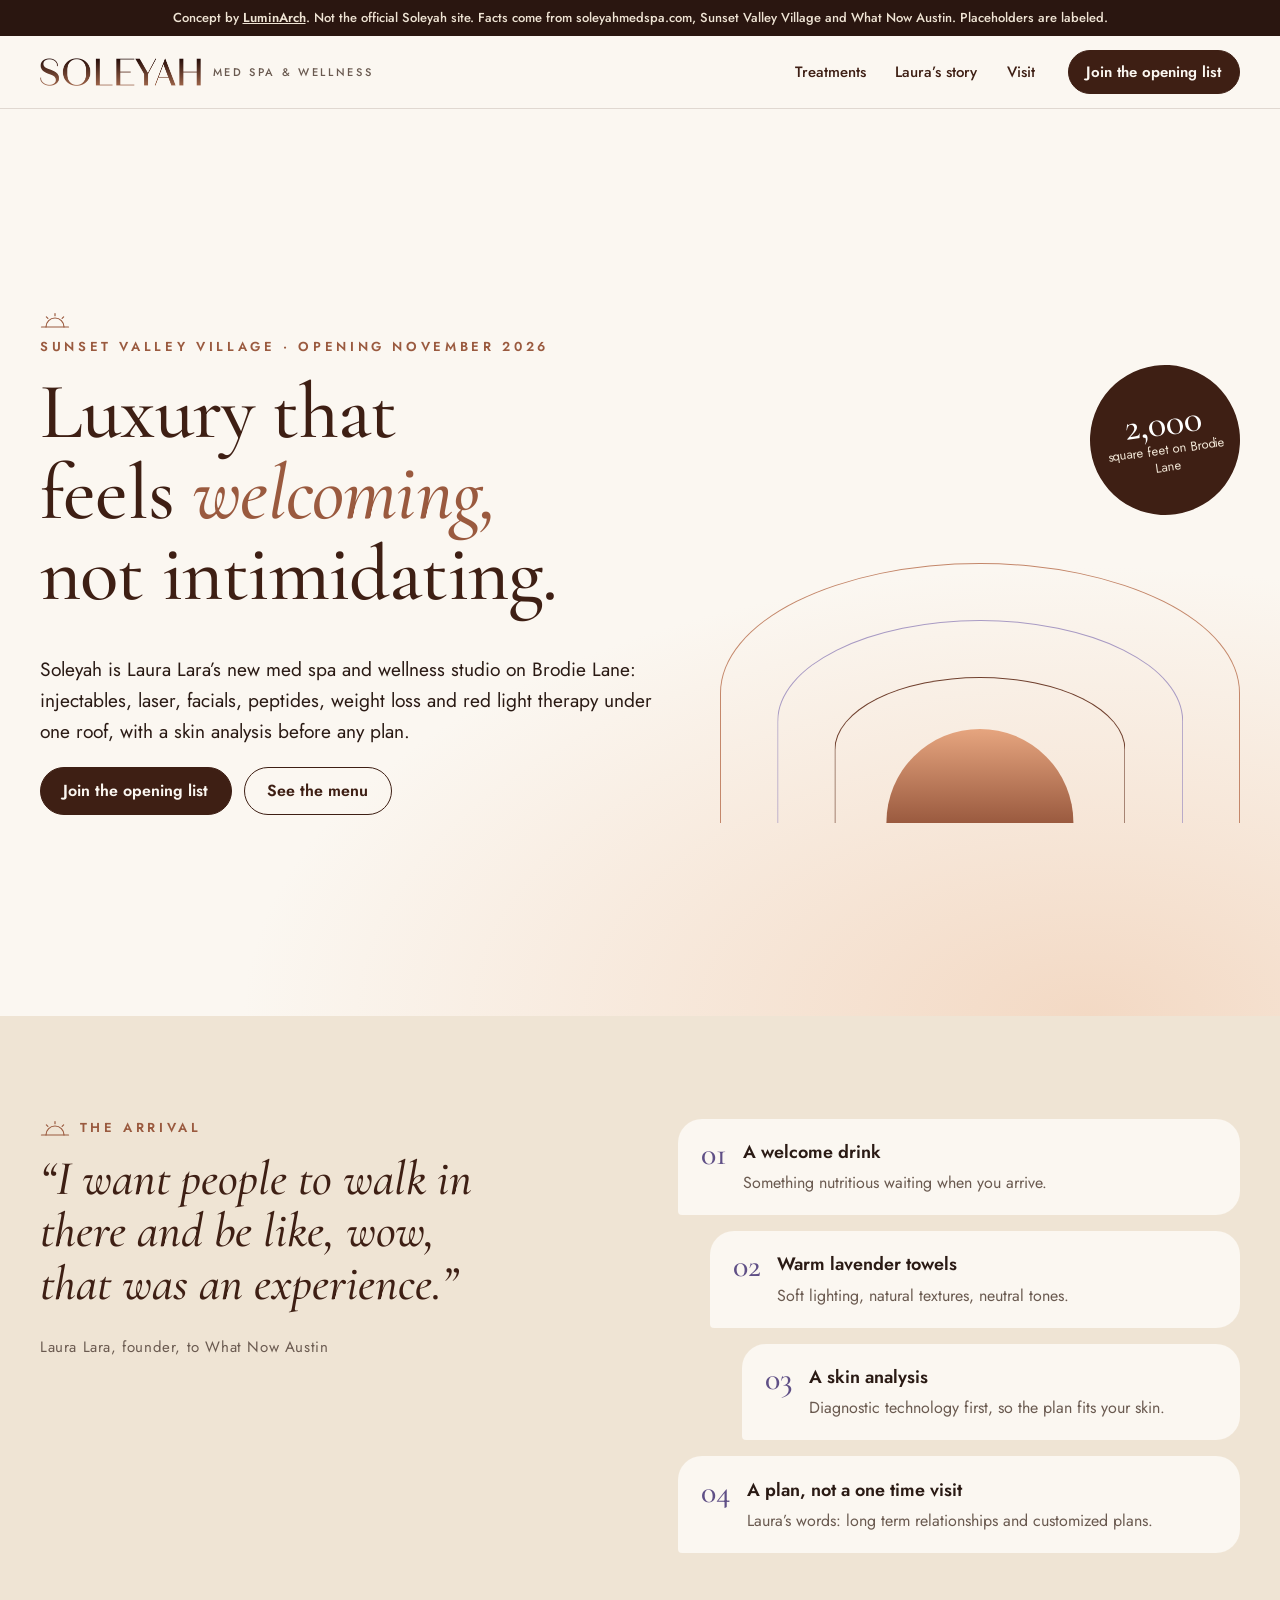
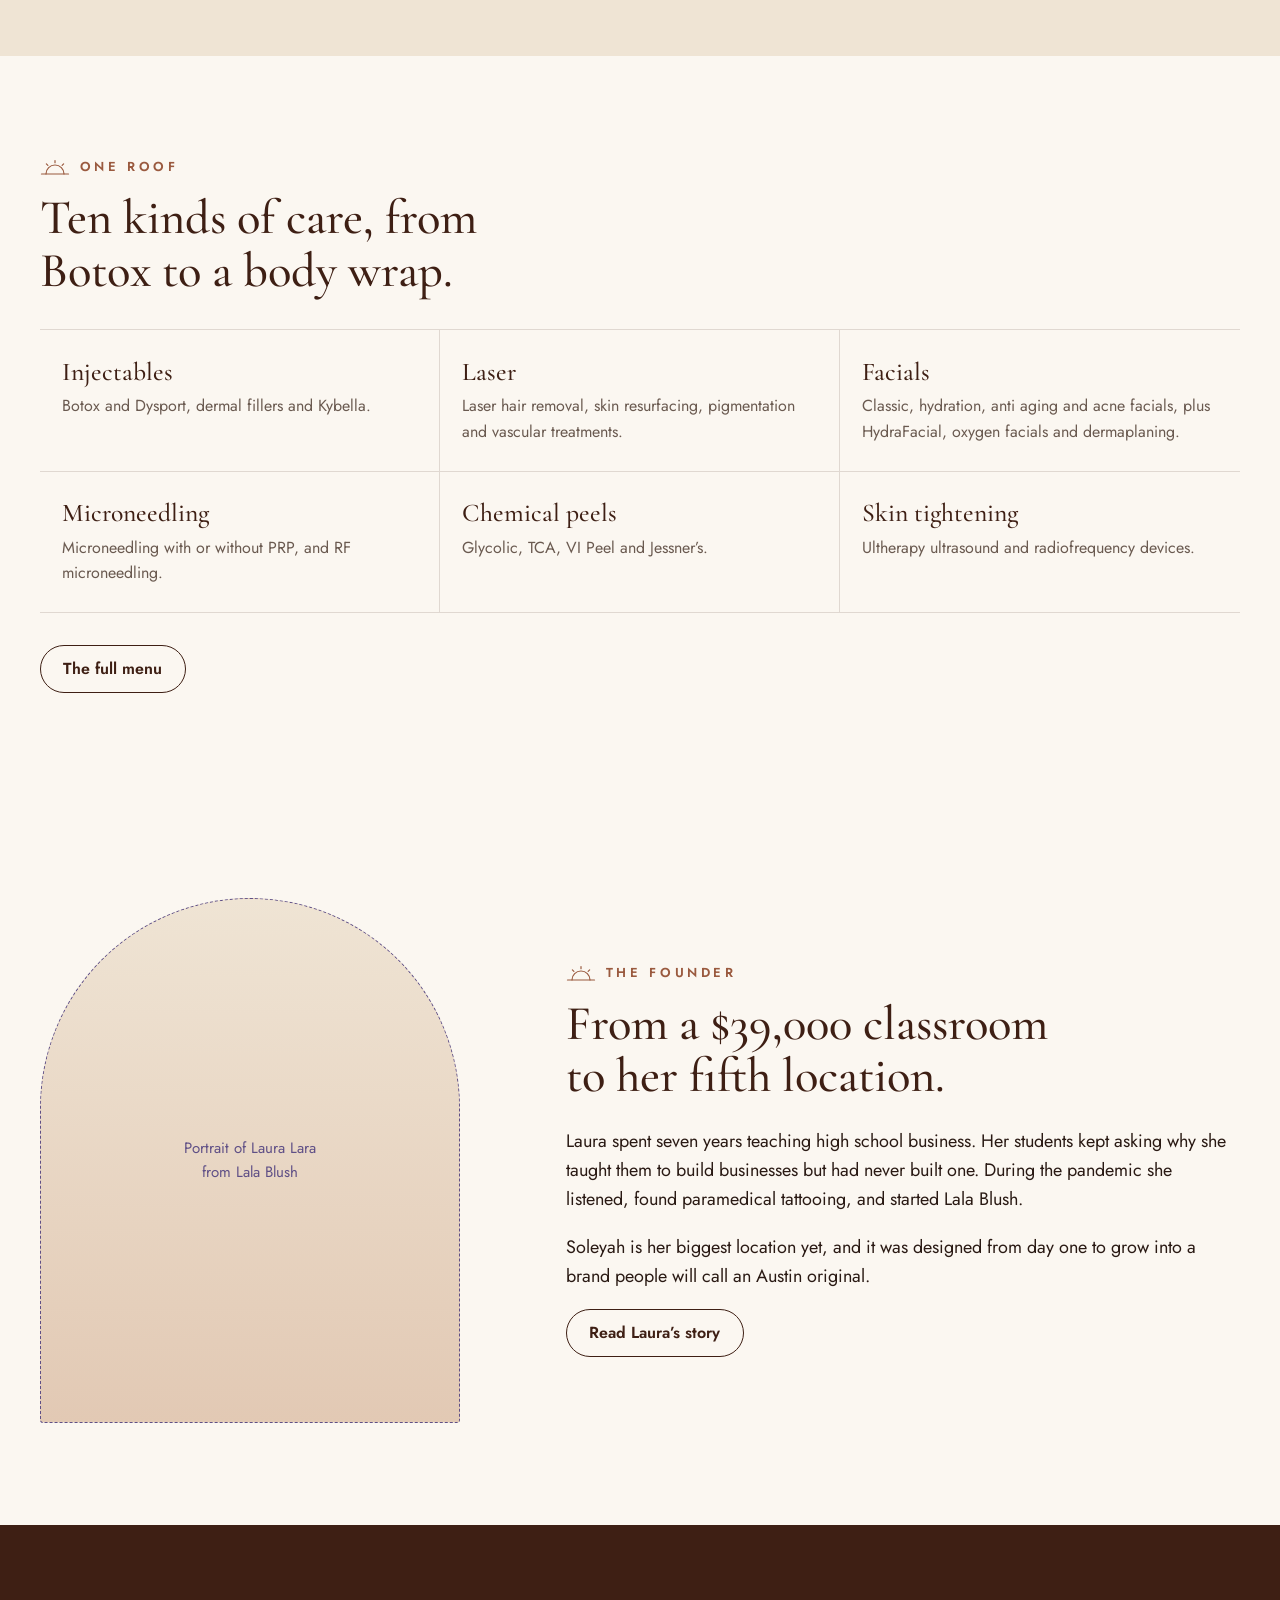
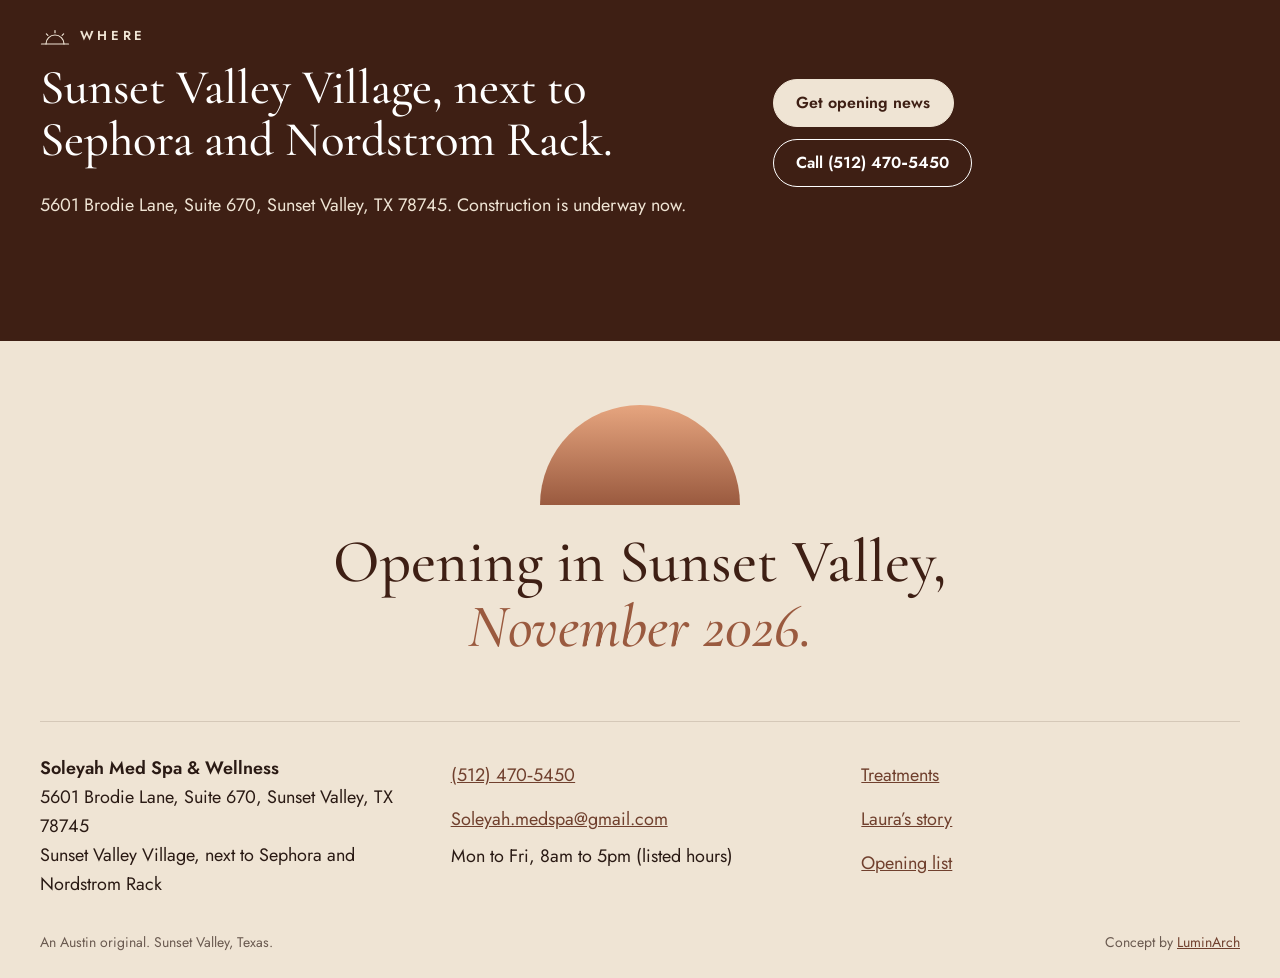
<file: index.html>
<!doctype html><html lang="en" class="no-js"><head><meta charset="utf-8"><meta name="viewport" content="width=device-width,initial-scale=1">
<title>Soleyah Med Spa and Wellness | Opening in Sunset Valley, TX</title><meta name="description" content="Laura Lara is opening Soleyah, a med spa and wellness studio at Sunset Valley Village in Austin, targeted for November 2026. Join the opening list today."><link rel="canonical" href="https://soleyah-med-spa-demo.vercel.app/">
<meta property="og:type" content="website"><meta property="og:site_name" content="Soleyah Med Spa & Wellness (concept)"><meta property="og:title" content="Soleyah Med Spa and Wellness | Opening in Sunset Valley, TX"><meta property="og:description" content="Laura Lara is opening Soleyah, a med spa and wellness studio at Sunset Valley Village in Austin, targeted for November 2026. Join the opening list today."><meta property="og:url" content="https://soleyah-med-spa-demo.vercel.app/"><meta property="og:image" content="https://soleyah-med-spa-demo.vercel.app/og.png">
<meta name="twitter:card" content="summary_large_image"><meta name="twitter:title" content="Soleyah Med Spa and Wellness | Opening in Sunset Valley, TX"><meta name="twitter:description" content="Laura Lara is opening Soleyah, a med spa and wellness studio at Sunset Valley Village in Austin, targeted for November 2026. Join the opening list today."><meta name="twitter:image" content="https://soleyah-med-spa-demo.vercel.app/og.png">
<meta name="robots" content="noindex, nofollow"><!-- concept demo, not for indexing -->
<meta name="theme-color" content="#3e1f14">
<link rel="preload" as="font" type="font/woff2" href="fonts/cormorant-garamond-normal-500-latin.woff2" crossorigin><link rel="preload" as="font" type="font/woff2" href="fonts/jost-normal-400-latin.woff2" crossorigin>
<link rel="stylesheet" href="css/design-system.css"><link rel="stylesheet" href="css/components.css"><link rel="stylesheet" href="css/pages.css">
<link rel="icon" href="data:image/svg+xml,%3Csvg xmlns='http://www.w3.org/2000/svg' viewBox='0 0 32 32'%3E%3Crect width='32' height='32' rx='16' fill='%233e1f14'/%3E%3Cpath d='M7 22a9 9 0 0 1 18 0' stroke='%23efe4d4' stroke-width='2.4' fill='none'/%3E%3C/svg%3E">
<script>document.documentElement.classList.replace('no-js','js-ready')</script><script type="application/ld+json">{"@context": "https://schema.org", "@type": "HealthAndBeautyBusiness", "name": "Soleyah Med Spa & Wellness", "url": "https://soleyah-med-spa-demo.vercel.app/", "telephone": "+1-512-470-5450", "email": "Soleyah.medspa@gmail.com", "founder": {"@type": "Person", "name": "Laura Lara"}, "address": {"@type": "PostalAddress", "streetAddress": "5601 Brodie Lane, Suite 670", "addressLocality": "Sunset Valley", "addressRegion": "TX", "postalCode": "78745", "addressCountry": "US"}, "description": "Med spa and wellness studio opening in Sunset Valley Village, Austin, targeted for November 2026.", "image": "https://soleyah-med-spa-demo.vercel.app/og.png"}</script><script type="application/ld+json">{"@context": "https://schema.org", "@type": "BreadcrumbList", "itemListElement": [{"@type": "ListItem", "position": 1, "name": "Home", "item": "https://soleyah-med-spa-demo.vercel.app/"}]}</script></head><body class="pg-index">
<a class="skip" href="#main">Skip to content</a>
<div class="demo-bar">Concept by <a href="https://luminarch.pro">LuminArch</a>. Not the official Soleyah site. Facts come from soleyahmedspa.com, Sunset Valley Village and What Now Austin. Placeholders are labeled.</div>
<header class="top"><div class="wrap nav"><a class="mark" href="index.html"><img src="img/soleyah-logo-640.png" alt="Soleyah" width="640" height="111" class="logo"><small class="logo-sub">Med Spa &amp; Wellness</small></a>
<button class="menu-btn" aria-expanded="false" aria-controls="menu">Menu</button><ul id="menu"><li><a href="treatments.html">Treatments</a></li><li><a href="laura.html">Laura&rsquo;s story</a></li><li><a href="visit.html">Visit</a></li></ul><a class="btn" href="visit.html#list">Join the opening list</a></div></header><main id="main">
<section class="hero"><div class="wrap hero-grid">
 <div class="hero-copy rv"><p class="kicker"><svg class="sun" viewBox="0 0 40 22" aria-hidden="true"><path d="M2 21h36"/><path d="M8 21a12 12 0 0 1 24 0"/><path d="M20 3v3M8.5 7.5l2 2M31.5 7.5l-2 2"/></svg> Sunset Valley Village &middot; Opening November 2026</p>
 <h1>Luxury that feels <em>welcoming,</em> not intimidating.</h1>
 <p class="lede">Soleyah is Laura Lara&rsquo;s new med spa and wellness studio on Brodie Lane: injectables, laser, facials, peptides, weight loss and red light therapy under one roof, with a skin analysis before any plan.</p>
 <div class="cta"><a class="btn" href="visit.html#list">Join the opening list</a><a class="btn btn--plain" href="treatments.html">See the menu</a></div></div>
 <div class="hero-sun rv" aria-hidden="true"><div class="arc a1"></div><div class="arc a2"></div><div class="arc a3"></div><div class="disc"></div>
  <p class="hero-stamp"><b>2,000</b><span>square feet on Brodie Lane</span></p></div>
</div></section>

<section class="arrival"><div class="wrap ar-grid">
 <div class="rv"><p class="kicker"><svg class="sun" viewBox="0 0 40 22" aria-hidden="true"><path d="M2 21h36"/><path d="M8 21a12 12 0 0 1 24 0"/><path d="M20 3v3M8.5 7.5l2 2M31.5 7.5l-2 2"/></svg> The arrival</p><h2>“I want people to walk in there and be like, wow, that was an experience.”</h2><p class="cite">Laura Lara, founder, to What Now Austin</p></div>
 <ol class="ritual"><li class="rv"><span class="n">01</span><b>A welcome drink</b><span>Something nutritious waiting when you arrive.</span></li><li class="rv"><span class="n">02</span><b>Warm lavender towels</b><span>Soft lighting, natural textures, neutral tones.</span></li><li class="rv"><span class="n">03</span><b>A skin analysis</b><span>Diagnostic technology first, so the plan fits your skin.</span></li><li class="rv"><span class="n">04</span><b>A plan, not a one time visit</b><span>Laura&rsquo;s words: long term relationships and customized plans.</span></li></ol>
</div></section>

<section class="menu-teaser"><div class="wrap">
 <div class="mt-head rv"><p class="kicker"><svg class="sun" viewBox="0 0 40 22" aria-hidden="true"><path d="M2 21h36"/><path d="M8 21a12 12 0 0 1 24 0"/><path d="M20 3v3M8.5 7.5l2 2M31.5 7.5l-2 2"/></svg> One roof</p><h2>Ten kinds of care, from Botox to a body wrap.</h2></div>
 <ul class="mt-list"><li class="rv"><a href="treatments.html#injectables"><b>Injectables</b><span>Botox and Dysport, dermal fillers and Kybella.</span></a></li><li class="rv"><a href="treatments.html#laser"><b>Laser</b><span>Laser hair removal, skin resurfacing, pigmentation and vascular treatments.</span></a></li><li class="rv"><a href="treatments.html#facials"><b>Facials</b><span>Classic, hydration, anti aging and acne facials, plus HydraFacial, oxygen facials and dermaplaning.</span></a></li><li class="rv"><a href="treatments.html#microneedling"><b>Microneedling</b><span>Microneedling with or without PRP, and RF microneedling.</span></a></li><li class="rv"><a href="treatments.html#chemical-peels"><b>Chemical peels</b><span>Glycolic, TCA, VI Peel and Jessner&rsquo;s.</span></a></li><li class="rv"><a href="treatments.html#skin-tightening"><b>Skin tightening</b><span>Ultherapy ultrasound and radiofrequency devices.</span></a></li></ul>
 <a class="btn btn--plain" href="treatments.html">The full menu</a>
</div></section>

<section class="founder"><div class="wrap fd-grid">
 <div class="fd-card rv"><div class="ph-portrait" role="img" aria-label="Placeholder for a portrait of Laura Lara"><span>Portrait of Laura Lara <br>from Lala Blush</span></div></div>
 <div class="rv"><p class="kicker"><svg class="sun" viewBox="0 0 40 22" aria-hidden="true"><path d="M2 21h36"/><path d="M8 21a12 12 0 0 1 24 0"/><path d="M20 3v3M8.5 7.5l2 2M31.5 7.5l-2 2"/></svg> The founder</p><h2>From a $39,000 classroom to her fifth location.</h2>
 <p>Laura spent seven years teaching high school business. Her students kept asking why she taught them to build businesses but had never built one. During the pandemic she listened, found paramedical tattooing, and started Lala Blush.</p>
 <p>Soleyah is her biggest location yet, and it was designed from day one to grow into a brand people will call an Austin original.</p>
 <a class="btn btn--plain" href="laura.html">Read Laura&rsquo;s story</a></div>
</div></section>

<section class="where"><div class="wrap wh-grid rv">
 <div><p class="kicker" style="color:var(--sand)"><svg class="sun" viewBox="0 0 40 22" aria-hidden="true"><path d="M2 21h36"/><path d="M8 21a12 12 0 0 1 24 0"/><path d="M20 3v3M8.5 7.5l2 2M31.5 7.5l-2 2"/></svg> Where</p><h2>Sunset Valley Village, next to Sephora and Nordstrom Rack.</h2><p>5601 Brodie Lane, Suite 670, Sunset Valley, TX 78745. Construction is underway now.</p></div>
 <div class="wh-cta"><a class="btn light" href="visit.html#list">Get opening news</a><a class="btn btn--plain light" href="tel:+15124705450">Call (512) 470&#8209;5450</a></div>
</div></section></main><footer class="foot"><div class="wrap">
<div class="foot-sun" aria-hidden="true"></div>
<p class="foot-big">Opening in Sunset Valley,<br><em>November 2026.</em></p>
<div class="foot-grid"><address><b>Soleyah Med Spa &amp; Wellness</b><br>5601 Brodie Lane, Suite 670, Sunset Valley, TX 78745<br>Sunset Valley Village, next to Sephora and Nordstrom Rack</address>
<p><a href="tel:+15124705450">(512) 470&#8209;5450</a><br><a href="mailto:Soleyah.medspa@gmail.com">Soleyah.medspa@gmail.com</a><br>Mon to Fri, 8am to 5pm (listed hours)</p>
<ul><li><a href="treatments.html">Treatments</a></li><li><a href="laura.html">Laura&rsquo;s story</a></li><li><a href="visit.html#list">Opening list</a></li></ul></div>
<div class="foot-row"><span>An Austin original. Sunset Valley, Texas.</span><span>Concept by <a href="https://luminarch.pro">LuminArch</a></span></div></div></footer><script src="js/main.js" defer></script></body></html>
</file>
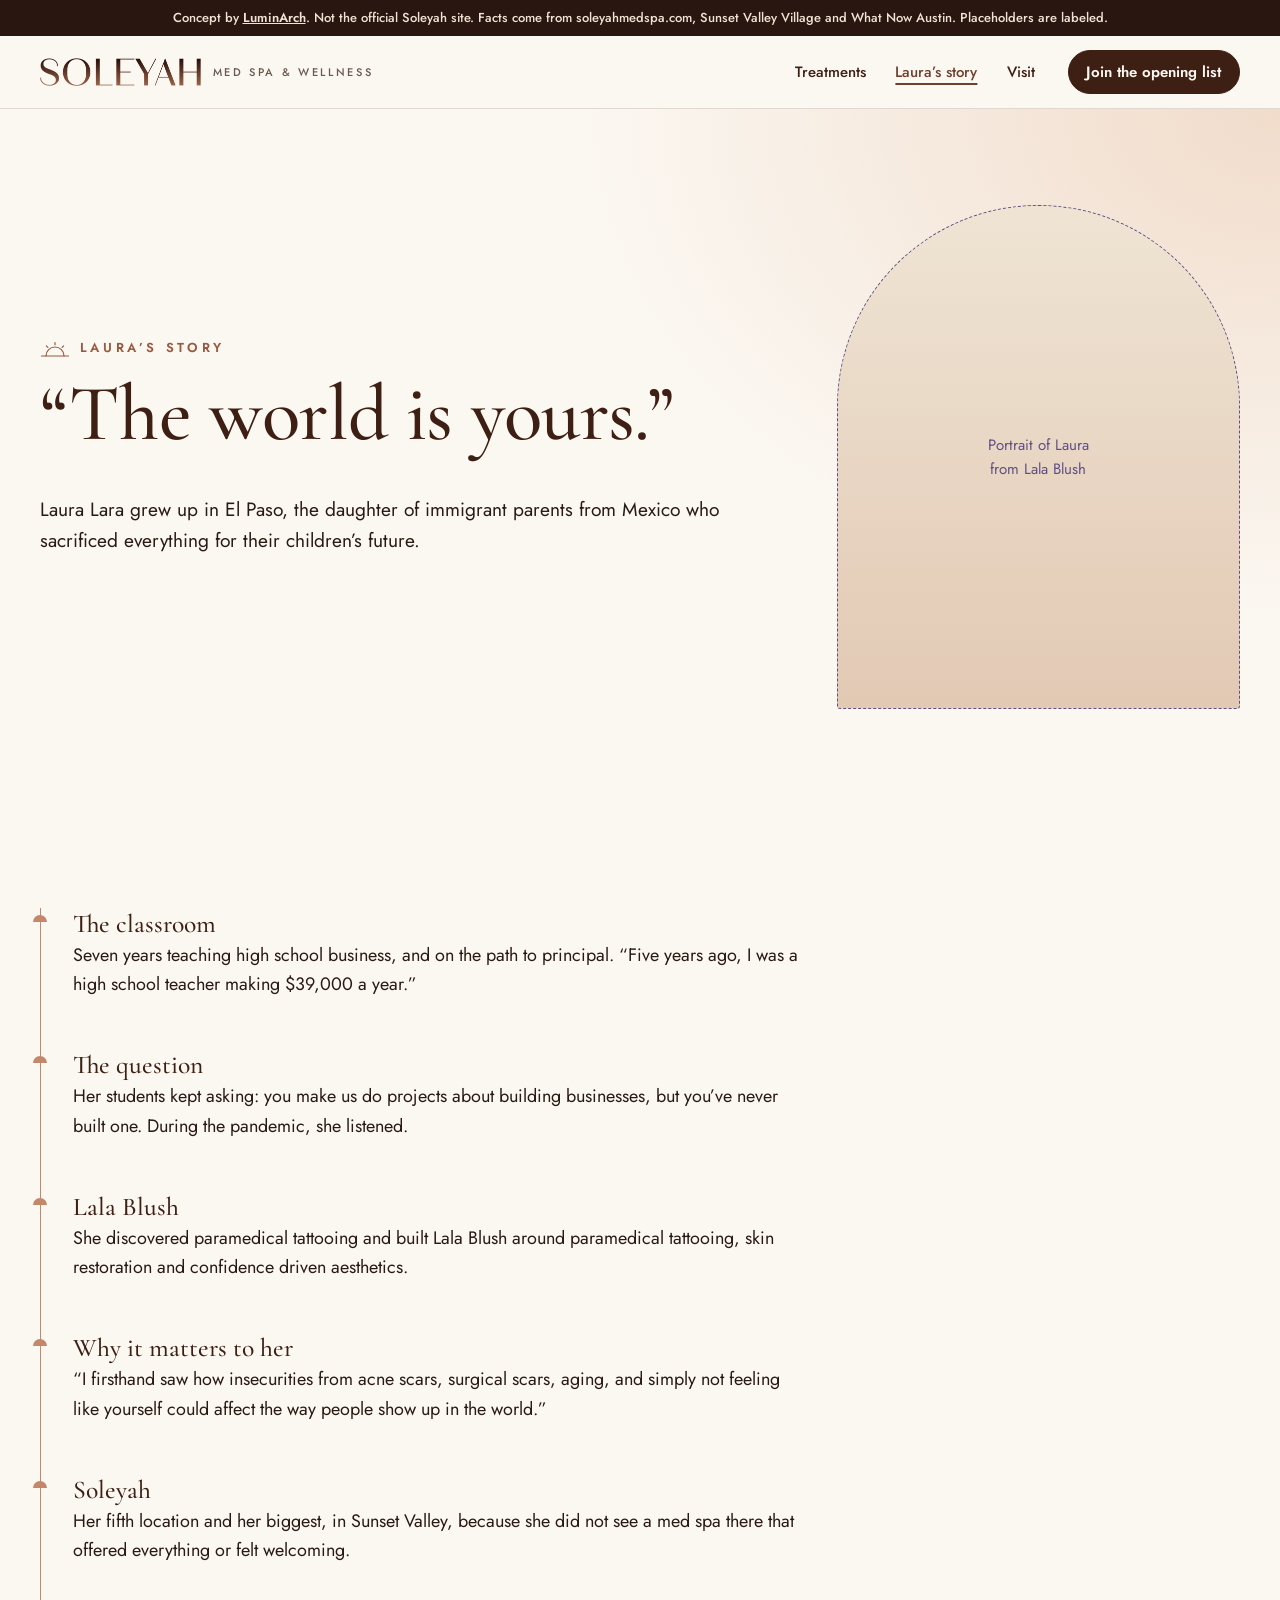
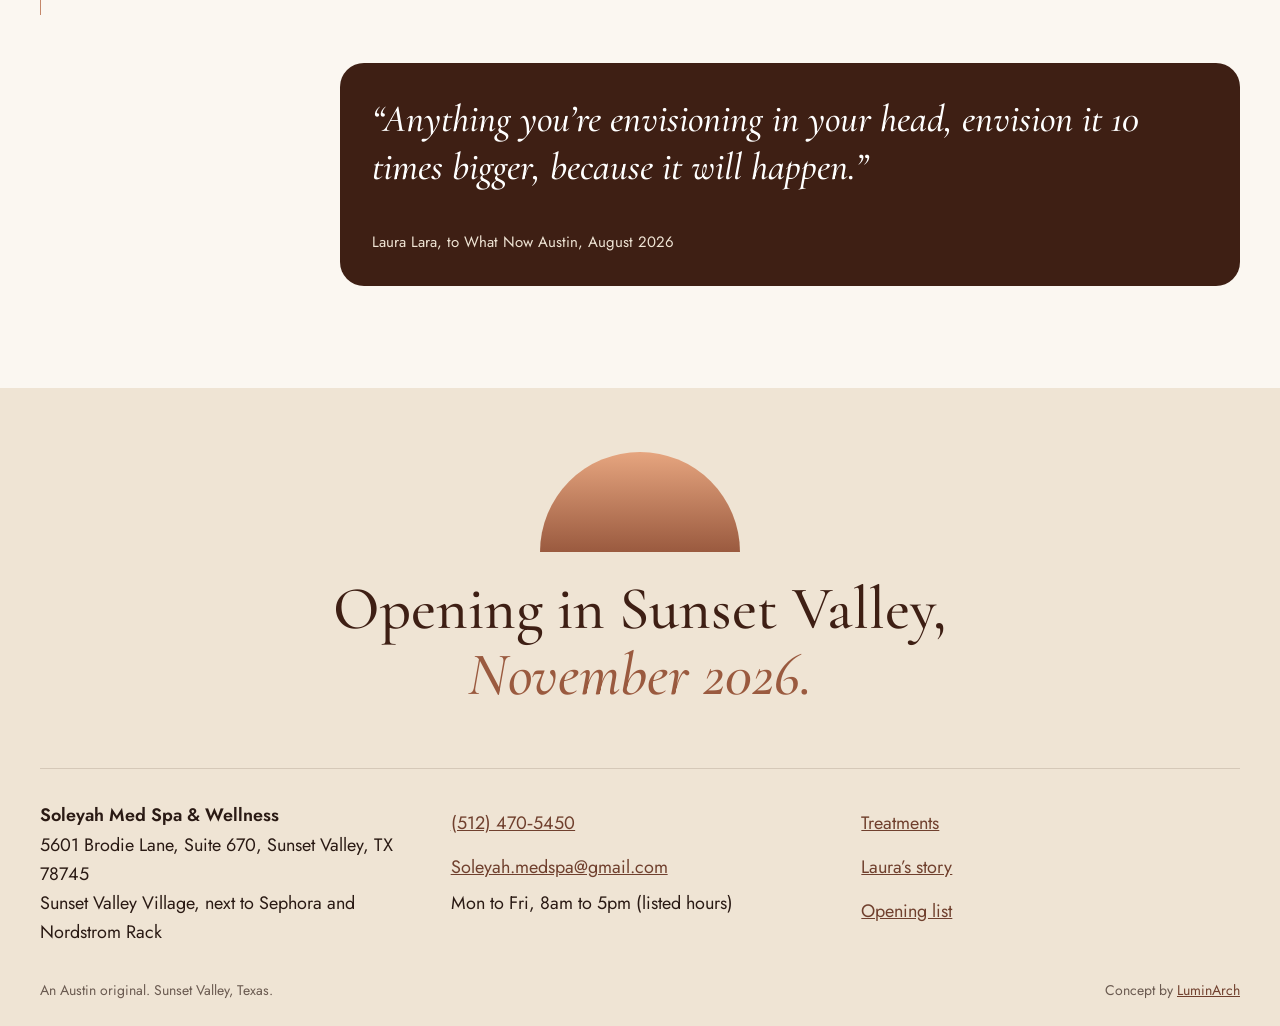
<file: laura.html>
<!doctype html><html lang="en" class="no-js"><head><meta charset="utf-8"><meta name="viewport" content="width=device-width,initial-scale=1">
<title>Meet Laura Lara, Founder of Soleyah Med Spa | Sunset Valley</title><meta name="description" content="Former high school teacher, Lala Blush founder and now the woman behind Soleyah in Sunset Valley. Read how Laura Lara went from teaching to her fifth location."><link rel="canonical" href="https://soleyah-med-spa-demo.vercel.app/laura.html">
<meta property="og:type" content="website"><meta property="og:site_name" content="Soleyah Med Spa & Wellness (concept)"><meta property="og:title" content="Meet Laura Lara, Founder of Soleyah Med Spa | Sunset Valley"><meta property="og:description" content="Former high school teacher, Lala Blush founder and now the woman behind Soleyah in Sunset Valley. Read how Laura Lara went from teaching to her fifth location."><meta property="og:url" content="https://soleyah-med-spa-demo.vercel.app/laura.html"><meta property="og:image" content="https://soleyah-med-spa-demo.vercel.app/og.png">
<meta name="twitter:card" content="summary_large_image"><meta name="twitter:title" content="Meet Laura Lara, Founder of Soleyah Med Spa | Sunset Valley"><meta name="twitter:description" content="Former high school teacher, Lala Blush founder and now the woman behind Soleyah in Sunset Valley. Read how Laura Lara went from teaching to her fifth location."><meta name="twitter:image" content="https://soleyah-med-spa-demo.vercel.app/og.png">
<meta name="robots" content="noindex, nofollow"><!-- concept demo, not for indexing -->
<meta name="theme-color" content="#3e1f14">
<link rel="preload" as="font" type="font/woff2" href="fonts/cormorant-garamond-normal-500-latin.woff2" crossorigin><link rel="preload" as="font" type="font/woff2" href="fonts/jost-normal-400-latin.woff2" crossorigin>
<link rel="stylesheet" href="css/design-system.css"><link rel="stylesheet" href="css/components.css"><link rel="stylesheet" href="css/pages.css">
<link rel="icon" href="data:image/svg+xml,%3Csvg xmlns='http://www.w3.org/2000/svg' viewBox='0 0 32 32'%3E%3Crect width='32' height='32' rx='16' fill='%233e1f14'/%3E%3Cpath d='M7 22a9 9 0 0 1 18 0' stroke='%23efe4d4' stroke-width='2.4' fill='none'/%3E%3C/svg%3E">
<script>document.documentElement.classList.replace('no-js','js-ready')</script><script type="application/ld+json">{"@context": "https://schema.org", "@type": "HealthAndBeautyBusiness", "name": "Soleyah Med Spa & Wellness", "url": "https://soleyah-med-spa-demo.vercel.app/", "telephone": "+1-512-470-5450", "email": "Soleyah.medspa@gmail.com", "founder": {"@type": "Person", "name": "Laura Lara"}, "address": {"@type": "PostalAddress", "streetAddress": "5601 Brodie Lane, Suite 670", "addressLocality": "Sunset Valley", "addressRegion": "TX", "postalCode": "78745", "addressCountry": "US"}, "description": "Med spa and wellness studio opening in Sunset Valley Village, Austin, targeted for November 2026.", "image": "https://soleyah-med-spa-demo.vercel.app/og.png"}</script><script type="application/ld+json">{"@context": "https://schema.org", "@type": "BreadcrumbList", "itemListElement": [{"@type": "ListItem", "position": 1, "name": "Home", "item": "https://soleyah-med-spa-demo.vercel.app/"}, {"@type": "ListItem", "position": 2, "name": "Laura", "item": "https://soleyah-med-spa-demo.vercel.app/laura.html"}]}</script><script type="application/ld+json">{"@context": "https://schema.org", "@type": "Person", "name": "Laura Lara", "jobTitle": "Founder", "worksFor": {"@type": "Organization", "name": "Soleyah Med Spa & Wellness"}}</script></head><body class="pg-laura">
<a class="skip" href="#main">Skip to content</a>
<div class="demo-bar">Concept by <a href="https://luminarch.pro">LuminArch</a>. Not the official Soleyah site. Facts come from soleyahmedspa.com, Sunset Valley Village and What Now Austin. Placeholders are labeled.</div>
<header class="top"><div class="wrap nav"><a class="mark" href="index.html"><img src="img/soleyah-logo-640.png" alt="Soleyah" width="640" height="111" class="logo"><small class="logo-sub">Med Spa &amp; Wellness</small></a>
<button class="menu-btn" aria-expanded="false" aria-controls="menu">Menu</button><ul id="menu"><li><a href="treatments.html">Treatments</a></li><li><a href="laura.html" aria-current="page">Laura&rsquo;s story</a></li><li><a href="visit.html">Visit</a></li></ul><a class="btn" href="visit.html#list">Join the opening list</a></div></header><main id="main">
<section class="page-head story"><div class="wrap st-grid"><div><p class="kicker rv"><svg class="sun" viewBox="0 0 40 22" aria-hidden="true"><path d="M2 21h36"/><path d="M8 21a12 12 0 0 1 24 0"/><path d="M20 3v3M8.5 7.5l2 2M31.5 7.5l-2 2"/></svg> Laura&rsquo;s story</p><h1 class="rv">“The world is yours.”</h1>
<p class="lede rv">Laura Lara grew up in El Paso, the daughter of immigrant parents from Mexico who sacrificed everything for their children&rsquo;s future.</p></div>
<div class="ph-portrait rv" role="img" aria-label="Placeholder for a portrait of Laura Lara"><span>Portrait of Laura <br>from Lala Blush</span></div></div></section>
<section class="timeline"><div class="wrap"><ol class="tl">
<li class="rv"><b>The classroom</b><p>Seven years teaching high school business, and on the path to principal. “Five years ago, I was a high school teacher making $39,000 a year.”</p></li>
<li class="rv"><b>The question</b><p>Her students kept asking: you make us do projects about building businesses, but you&rsquo;ve never built one. During the pandemic, she listened.</p></li>
<li class="rv"><b>Lala Blush</b><p>She discovered paramedical tattooing and built Lala Blush around paramedical tattooing, skin restoration and confidence driven aesthetics.</p></li>
<li class="rv"><b>Why it matters to her</b><p>“I firsthand saw how insecurities from acne scars, surgical scars, aging, and simply not feeling like yourself could affect the way people show up in the world.”</p></li>
<li class="rv"><b>Soleyah</b><p>Her fifth location and her biggest, in Sunset Valley, because she did not see a med spa there that offered everything or felt welcoming.</p></li></ol>
<blockquote class="pull rv"><p>“Anything you&rsquo;re envisioning in your head, envision it 10 times bigger, because it will happen.”</p><footer>Laura Lara, to What Now Austin, August 2026</footer></blockquote></div></section></main><footer class="foot"><div class="wrap">
<div class="foot-sun" aria-hidden="true"></div>
<p class="foot-big">Opening in Sunset Valley,<br><em>November 2026.</em></p>
<div class="foot-grid"><address><b>Soleyah Med Spa &amp; Wellness</b><br>5601 Brodie Lane, Suite 670, Sunset Valley, TX 78745<br>Sunset Valley Village, next to Sephora and Nordstrom Rack</address>
<p><a href="tel:+15124705450">(512) 470&#8209;5450</a><br><a href="mailto:Soleyah.medspa@gmail.com">Soleyah.medspa@gmail.com</a><br>Mon to Fri, 8am to 5pm (listed hours)</p>
<ul><li><a href="treatments.html">Treatments</a></li><li><a href="laura.html">Laura&rsquo;s story</a></li><li><a href="visit.html#list">Opening list</a></li></ul></div>
<div class="foot-row"><span>An Austin original. Sunset Valley, Texas.</span><span>Concept by <a href="https://luminarch.pro">LuminArch</a></span></div></div></footer><script src="js/main.js" defer></script></body></html>
</file>
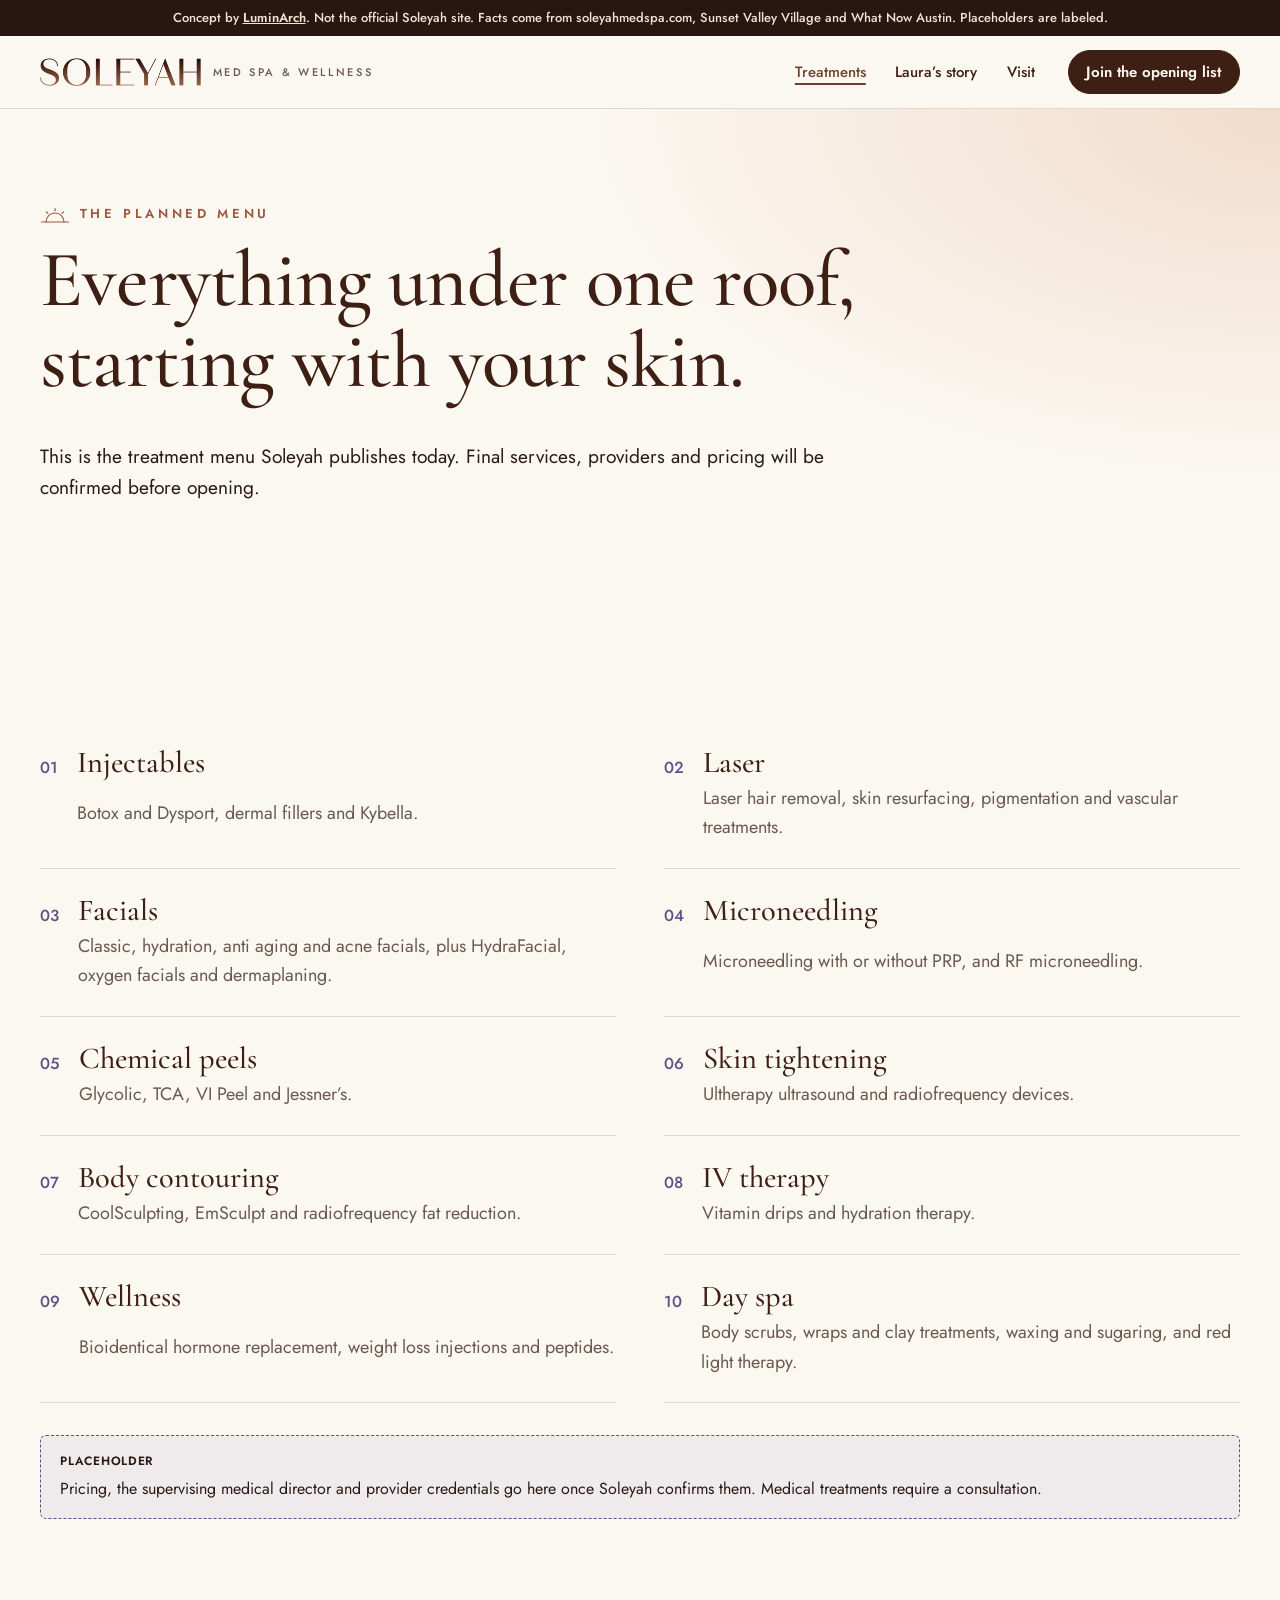
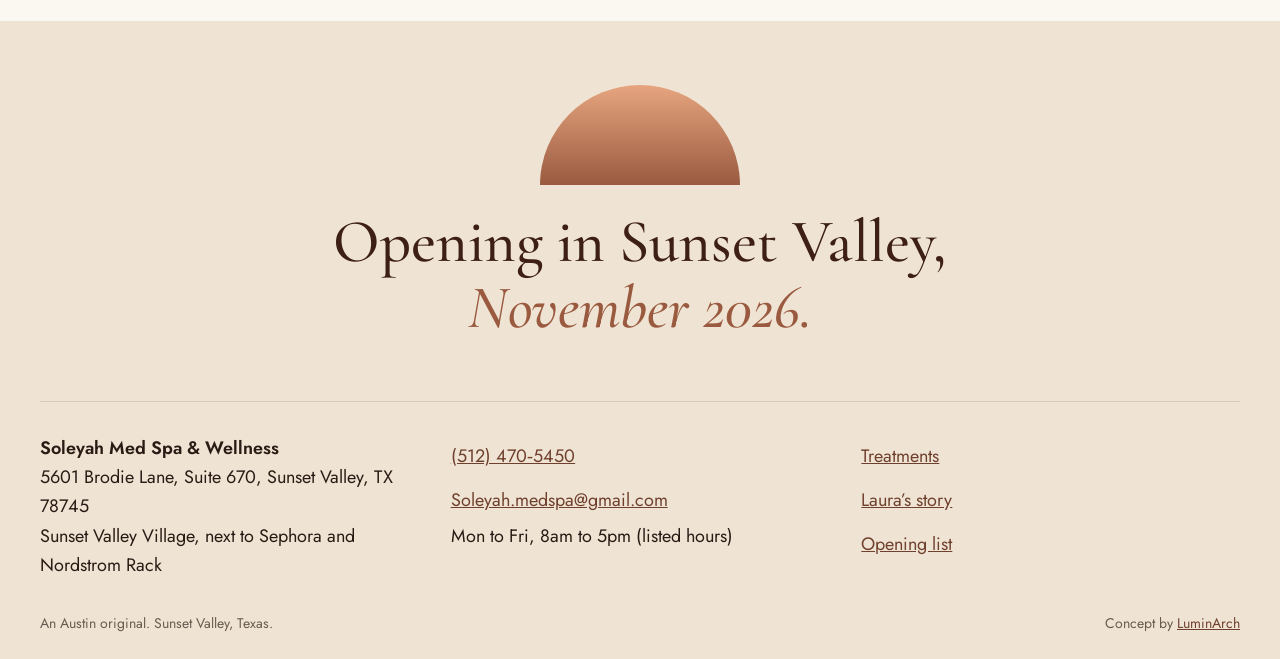
<file: treatments.html>
<!doctype html><html lang="en" class="no-js"><head><meta charset="utf-8"><meta name="viewport" content="width=device-width,initial-scale=1">
<title>Med Spa Treatments Coming to Sunset Valley | Soleyah Austin</title><meta name="description" content="Injectables, laser, facials, microneedling, peels, skin tightening, body contouring, IV therapy and wellness at Soleyah. See the planned menu and join the list."><link rel="canonical" href="https://soleyah-med-spa-demo.vercel.app/treatments.html">
<meta property="og:type" content="website"><meta property="og:site_name" content="Soleyah Med Spa & Wellness (concept)"><meta property="og:title" content="Med Spa Treatments Coming to Sunset Valley | Soleyah Austin"><meta property="og:description" content="Injectables, laser, facials, microneedling, peels, skin tightening, body contouring, IV therapy and wellness at Soleyah. See the planned menu and join the list."><meta property="og:url" content="https://soleyah-med-spa-demo.vercel.app/treatments.html"><meta property="og:image" content="https://soleyah-med-spa-demo.vercel.app/og.png">
<meta name="twitter:card" content="summary_large_image"><meta name="twitter:title" content="Med Spa Treatments Coming to Sunset Valley | Soleyah Austin"><meta name="twitter:description" content="Injectables, laser, facials, microneedling, peels, skin tightening, body contouring, IV therapy and wellness at Soleyah. See the planned menu and join the list."><meta name="twitter:image" content="https://soleyah-med-spa-demo.vercel.app/og.png">
<meta name="robots" content="noindex, nofollow"><!-- concept demo, not for indexing -->
<meta name="theme-color" content="#3e1f14">
<link rel="preload" as="font" type="font/woff2" href="fonts/cormorant-garamond-normal-500-latin.woff2" crossorigin><link rel="preload" as="font" type="font/woff2" href="fonts/jost-normal-400-latin.woff2" crossorigin>
<link rel="stylesheet" href="css/design-system.css"><link rel="stylesheet" href="css/components.css"><link rel="stylesheet" href="css/pages.css">
<link rel="icon" href="data:image/svg+xml,%3Csvg xmlns='http://www.w3.org/2000/svg' viewBox='0 0 32 32'%3E%3Crect width='32' height='32' rx='16' fill='%233e1f14'/%3E%3Cpath d='M7 22a9 9 0 0 1 18 0' stroke='%23efe4d4' stroke-width='2.4' fill='none'/%3E%3C/svg%3E">
<script>document.documentElement.classList.replace('no-js','js-ready')</script><script type="application/ld+json">{"@context": "https://schema.org", "@type": "HealthAndBeautyBusiness", "name": "Soleyah Med Spa & Wellness", "url": "https://soleyah-med-spa-demo.vercel.app/", "telephone": "+1-512-470-5450", "email": "Soleyah.medspa@gmail.com", "founder": {"@type": "Person", "name": "Laura Lara"}, "address": {"@type": "PostalAddress", "streetAddress": "5601 Brodie Lane, Suite 670", "addressLocality": "Sunset Valley", "addressRegion": "TX", "postalCode": "78745", "addressCountry": "US"}, "description": "Med spa and wellness studio opening in Sunset Valley Village, Austin, targeted for November 2026.", "image": "https://soleyah-med-spa-demo.vercel.app/og.png"}</script><script type="application/ld+json">{"@context": "https://schema.org", "@type": "BreadcrumbList", "itemListElement": [{"@type": "ListItem", "position": 1, "name": "Home", "item": "https://soleyah-med-spa-demo.vercel.app/"}, {"@type": "ListItem", "position": 2, "name": "Treatments", "item": "https://soleyah-med-spa-demo.vercel.app/treatments.html"}]}</script></head><body class="pg-treatments">
<a class="skip" href="#main">Skip to content</a>
<div class="demo-bar">Concept by <a href="https://luminarch.pro">LuminArch</a>. Not the official Soleyah site. Facts come from soleyahmedspa.com, Sunset Valley Village and What Now Austin. Placeholders are labeled.</div>
<header class="top"><div class="wrap nav"><a class="mark" href="index.html"><img src="img/soleyah-logo-640.png" alt="Soleyah" width="640" height="111" class="logo"><small class="logo-sub">Med Spa &amp; Wellness</small></a>
<button class="menu-btn" aria-expanded="false" aria-controls="menu">Menu</button><ul id="menu"><li><a href="treatments.html" aria-current="page">Treatments</a></li><li><a href="laura.html">Laura&rsquo;s story</a></li><li><a href="visit.html">Visit</a></li></ul><a class="btn" href="visit.html#list">Join the opening list</a></div></header><main id="main">
<section class="page-head"><div class="wrap"><p class="kicker rv"><svg class="sun" viewBox="0 0 40 22" aria-hidden="true"><path d="M2 21h36"/><path d="M8 21a12 12 0 0 1 24 0"/><path d="M20 3v3M8.5 7.5l2 2M31.5 7.5l-2 2"/></svg> The planned menu</p><h1 class="rv">Everything under one roof, starting with your skin.</h1>
<p class="lede rv">This is the treatment menu Soleyah publishes today. Final services, providers and pricing will be confirmed before opening.</p></div></section>
<section class="menu"><div class="wrap"><article class="mi rv" id="injectables"><span class="mi-n">01</span><h2>Injectables</h2><p>Botox and Dysport, dermal fillers and Kybella.</p></article><article class="mi rv" id="laser"><span class="mi-n">02</span><h2>Laser</h2><p>Laser hair removal, skin resurfacing, pigmentation and vascular treatments.</p></article><article class="mi rv" id="facials"><span class="mi-n">03</span><h2>Facials</h2><p>Classic, hydration, anti aging and acne facials, plus HydraFacial, oxygen facials and dermaplaning.</p></article><article class="mi rv" id="microneedling"><span class="mi-n">04</span><h2>Microneedling</h2><p>Microneedling with or without PRP, and RF microneedling.</p></article><article class="mi rv" id="chemical-peels"><span class="mi-n">05</span><h2>Chemical peels</h2><p>Glycolic, TCA, VI Peel and Jessner&rsquo;s.</p></article><article class="mi rv" id="skin-tightening"><span class="mi-n">06</span><h2>Skin tightening</h2><p>Ultherapy ultrasound and radiofrequency devices.</p></article><article class="mi rv" id="body-contouring"><span class="mi-n">07</span><h2>Body contouring</h2><p>CoolSculpting, EmSculpt and radiofrequency fat reduction.</p></article><article class="mi rv" id="iv-therapy"><span class="mi-n">08</span><h2>IV therapy</h2><p>Vitamin drips and hydration therapy.</p></article><article class="mi rv" id="wellness"><span class="mi-n">09</span><h2>Wellness</h2><p>Bioidentical hormone replacement, weight loss injections and peptides.</p></article><article class="mi rv" id="day-spa"><span class="mi-n">10</span><h2>Day spa</h2><p>Body scrubs, wraps and clay treatments, waxing and sugaring, and red light therapy.</p></article>
<div class="ph rv"><b>Placeholder</b>Pricing, the supervising medical director and provider credentials go here once Soleyah confirms them. Medical treatments require a consultation.</div></div></section></main><footer class="foot"><div class="wrap">
<div class="foot-sun" aria-hidden="true"></div>
<p class="foot-big">Opening in Sunset Valley,<br><em>November 2026.</em></p>
<div class="foot-grid"><address><b>Soleyah Med Spa &amp; Wellness</b><br>5601 Brodie Lane, Suite 670, Sunset Valley, TX 78745<br>Sunset Valley Village, next to Sephora and Nordstrom Rack</address>
<p><a href="tel:+15124705450">(512) 470&#8209;5450</a><br><a href="mailto:Soleyah.medspa@gmail.com">Soleyah.medspa@gmail.com</a><br>Mon to Fri, 8am to 5pm (listed hours)</p>
<ul><li><a href="treatments.html">Treatments</a></li><li><a href="laura.html">Laura&rsquo;s story</a></li><li><a href="visit.html#list">Opening list</a></li></ul></div>
<div class="foot-row"><span>An Austin original. Sunset Valley, Texas.</span><span>Concept by <a href="https://luminarch.pro">LuminArch</a></span></div></div></footer><script src="js/main.js" defer></script></body></html>
</file>
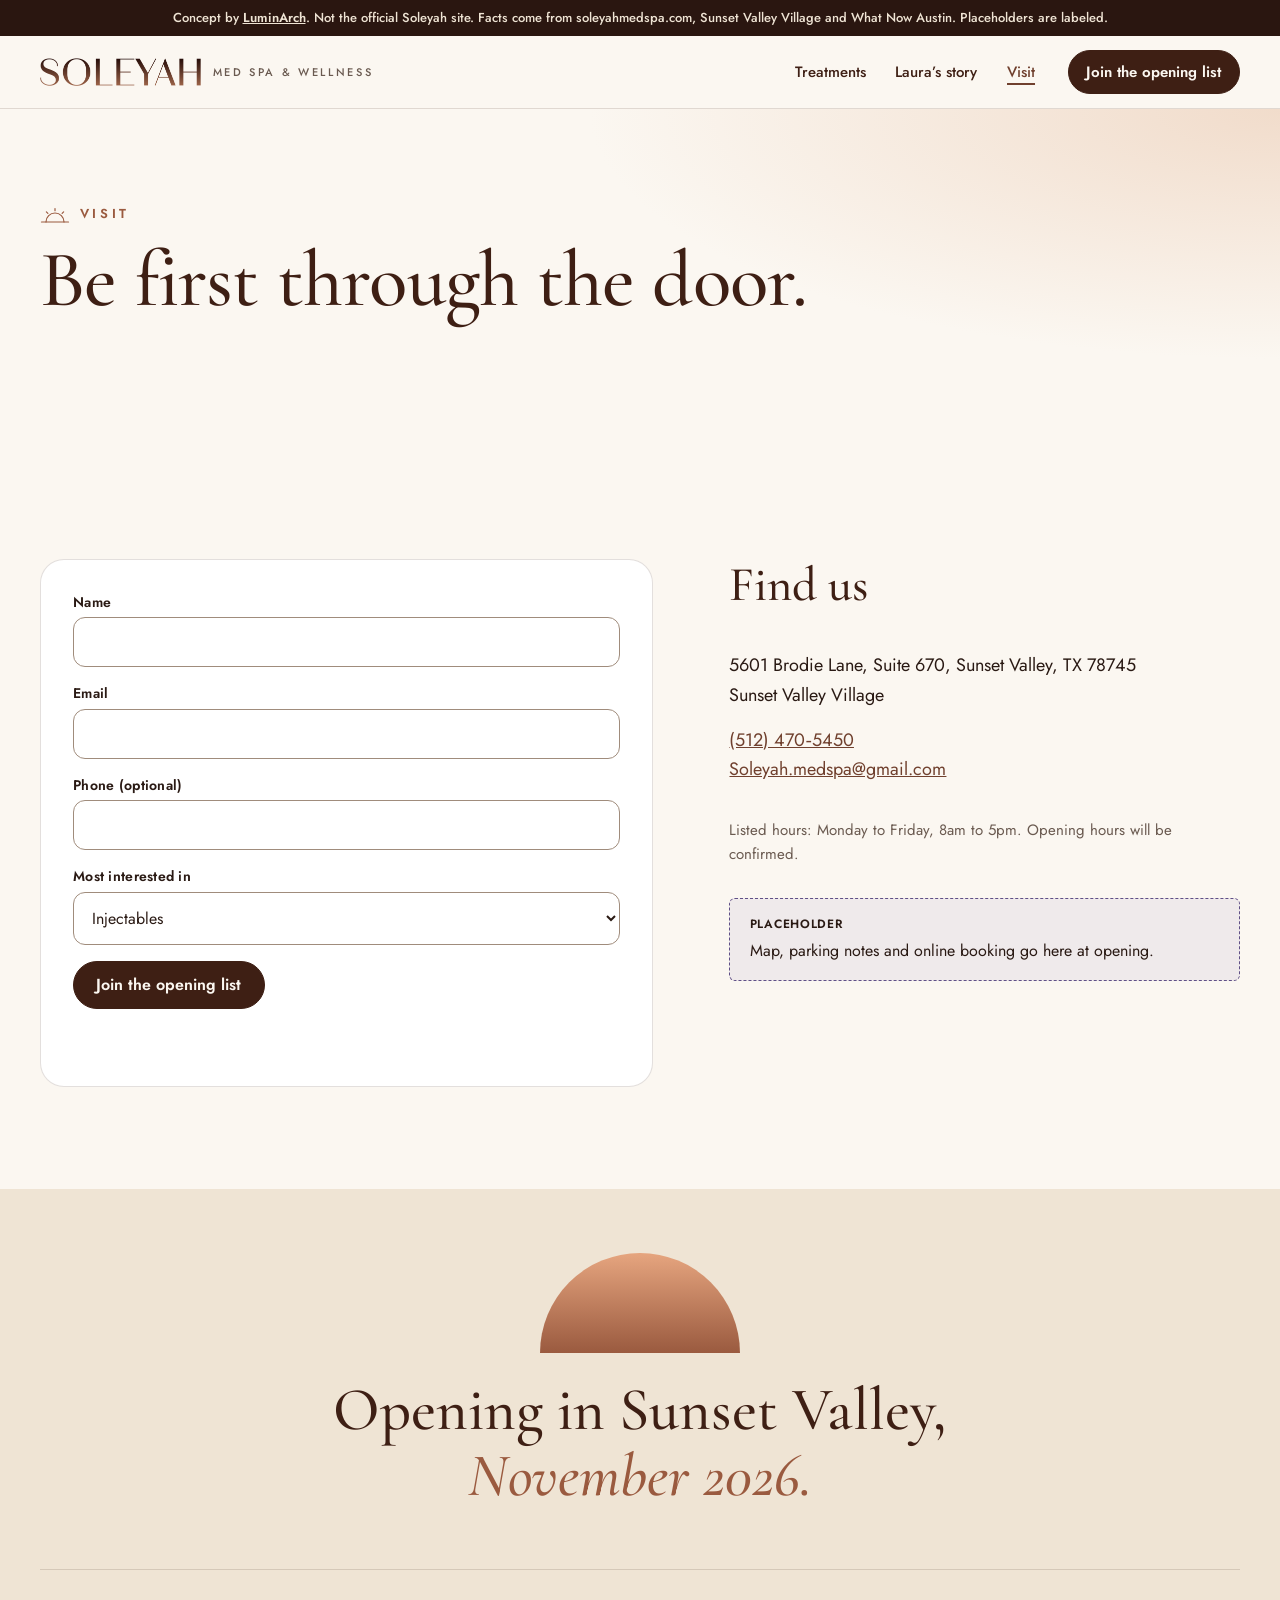
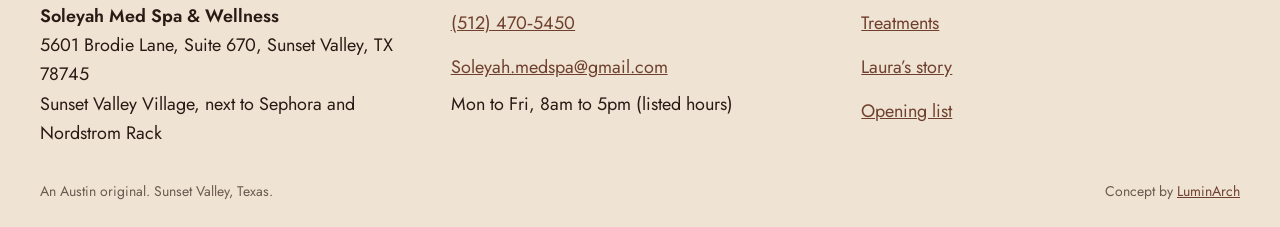
<file: visit.html>
<!doctype html><html lang="en" class="no-js"><head><meta charset="utf-8"><meta name="viewport" content="width=device-width,initial-scale=1">
<title>Visit Soleyah at Sunset Valley Village | Join the Opening List</title><meta name="description" content="Soleyah opens at 5601 Brodie Lane, Suite 670 in Sunset Valley, targeted for November 2026. Join the opening list or call (512) 470 5450 with questions today."><link rel="canonical" href="https://soleyah-med-spa-demo.vercel.app/visit.html">
<meta property="og:type" content="website"><meta property="og:site_name" content="Soleyah Med Spa & Wellness (concept)"><meta property="og:title" content="Visit Soleyah at Sunset Valley Village | Join the Opening List"><meta property="og:description" content="Soleyah opens at 5601 Brodie Lane, Suite 670 in Sunset Valley, targeted for November 2026. Join the opening list or call (512) 470 5450 with questions today."><meta property="og:url" content="https://soleyah-med-spa-demo.vercel.app/visit.html"><meta property="og:image" content="https://soleyah-med-spa-demo.vercel.app/og.png">
<meta name="twitter:card" content="summary_large_image"><meta name="twitter:title" content="Visit Soleyah at Sunset Valley Village | Join the Opening List"><meta name="twitter:description" content="Soleyah opens at 5601 Brodie Lane, Suite 670 in Sunset Valley, targeted for November 2026. Join the opening list or call (512) 470 5450 with questions today."><meta name="twitter:image" content="https://soleyah-med-spa-demo.vercel.app/og.png">
<meta name="robots" content="noindex, nofollow"><!-- concept demo, not for indexing -->
<meta name="theme-color" content="#3e1f14">
<link rel="preload" as="font" type="font/woff2" href="fonts/cormorant-garamond-normal-500-latin.woff2" crossorigin><link rel="preload" as="font" type="font/woff2" href="fonts/jost-normal-400-latin.woff2" crossorigin>
<link rel="stylesheet" href="css/design-system.css"><link rel="stylesheet" href="css/components.css"><link rel="stylesheet" href="css/pages.css">
<link rel="icon" href="data:image/svg+xml,%3Csvg xmlns='http://www.w3.org/2000/svg' viewBox='0 0 32 32'%3E%3Crect width='32' height='32' rx='16' fill='%233e1f14'/%3E%3Cpath d='M7 22a9 9 0 0 1 18 0' stroke='%23efe4d4' stroke-width='2.4' fill='none'/%3E%3C/svg%3E">
<script>document.documentElement.classList.replace('no-js','js-ready')</script><script type="application/ld+json">{"@context": "https://schema.org", "@type": "HealthAndBeautyBusiness", "name": "Soleyah Med Spa & Wellness", "url": "https://soleyah-med-spa-demo.vercel.app/", "telephone": "+1-512-470-5450", "email": "Soleyah.medspa@gmail.com", "founder": {"@type": "Person", "name": "Laura Lara"}, "address": {"@type": "PostalAddress", "streetAddress": "5601 Brodie Lane, Suite 670", "addressLocality": "Sunset Valley", "addressRegion": "TX", "postalCode": "78745", "addressCountry": "US"}, "description": "Med spa and wellness studio opening in Sunset Valley Village, Austin, targeted for November 2026.", "image": "https://soleyah-med-spa-demo.vercel.app/og.png"}</script><script type="application/ld+json">{"@context": "https://schema.org", "@type": "BreadcrumbList", "itemListElement": [{"@type": "ListItem", "position": 1, "name": "Home", "item": "https://soleyah-med-spa-demo.vercel.app/"}, {"@type": "ListItem", "position": 2, "name": "Visit", "item": "https://soleyah-med-spa-demo.vercel.app/visit.html"}]}</script></head><body class="pg-visit">
<a class="skip" href="#main">Skip to content</a>
<div class="demo-bar">Concept by <a href="https://luminarch.pro">LuminArch</a>. Not the official Soleyah site. Facts come from soleyahmedspa.com, Sunset Valley Village and What Now Austin. Placeholders are labeled.</div>
<header class="top"><div class="wrap nav"><a class="mark" href="index.html"><img src="img/soleyah-logo-640.png" alt="Soleyah" width="640" height="111" class="logo"><small class="logo-sub">Med Spa &amp; Wellness</small></a>
<button class="menu-btn" aria-expanded="false" aria-controls="menu">Menu</button><ul id="menu"><li><a href="treatments.html">Treatments</a></li><li><a href="laura.html">Laura&rsquo;s story</a></li><li><a href="visit.html" aria-current="page">Visit</a></li></ul><a class="btn" href="visit.html#list">Join the opening list</a></div></header><main id="main">
<section class="page-head"><div class="wrap"><p class="kicker rv"><svg class="sun" viewBox="0 0 40 22" aria-hidden="true"><path d="M2 21h36"/><path d="M8 21a12 12 0 0 1 24 0"/><path d="M20 3v3M8.5 7.5l2 2M31.5 7.5l-2 2"/></svg> Visit</p><h1 class="rv">Be first through the door.</h1></div></section>
<section class="visit" id="list"><div class="wrap vi-grid">
<form class="rv" data-demo="Thank you. On the live site you would be on Soleyah&rsquo;s opening list. (Demo: nothing was sent.)" novalidate>
<div class="fld"><label for="nm">Name</label><input id="nm" name="nm" autocomplete="name" required></div>
<div class="fld"><label for="em">Email</label><input id="em" name="em" type="email" autocomplete="email" required></div>
<div class="fld"><label for="ph">Phone (optional)</label><input id="ph" name="ph" type="tel" autocomplete="tel"></div>
<div class="fld"><label for="int">Most interested in</label><select id="int" name="int"><option>Injectables</option><option>Laser</option><option>Facials</option><option>Microneedling</option><option>Chemical peels</option><option>Skin tightening</option><option>Body contouring</option><option>IV therapy</option><option>Wellness</option><option>Day spa</option></select></div>
<button class="btn" type="submit">Join the opening list</button><p class="formmsg" role="status" aria-live="polite"></p></form>
<aside class="vi-side rv"><h2>Find us</h2><address>5601 Brodie Lane, Suite 670, Sunset Valley, TX 78745<br>Sunset Valley Village</address><p><a href="tel:+15124705450">(512) 470&#8209;5450</a><br><a href="mailto:Soleyah.medspa@gmail.com">Soleyah.medspa@gmail.com</a></p>
<p class="note">Listed hours: Monday to Friday, 8am to 5pm. Opening hours will be confirmed.</p>
<div class="ph"><b>Placeholder</b>Map, parking notes and online booking go here at opening.</div></aside></div></section></main><footer class="foot"><div class="wrap">
<div class="foot-sun" aria-hidden="true"></div>
<p class="foot-big">Opening in Sunset Valley,<br><em>November 2026.</em></p>
<div class="foot-grid"><address><b>Soleyah Med Spa &amp; Wellness</b><br>5601 Brodie Lane, Suite 670, Sunset Valley, TX 78745<br>Sunset Valley Village, next to Sephora and Nordstrom Rack</address>
<p><a href="tel:+15124705450">(512) 470&#8209;5450</a><br><a href="mailto:Soleyah.medspa@gmail.com">Soleyah.medspa@gmail.com</a><br>Mon to Fri, 8am to 5pm (listed hours)</p>
<ul><li><a href="treatments.html">Treatments</a></li><li><a href="laura.html">Laura&rsquo;s story</a></li><li><a href="visit.html#list">Opening list</a></li></ul></div>
<div class="foot-row"><span>An Austin original. Sunset Valley, Texas.</span><span>Concept by <a href="https://luminarch.pro">LuminArch</a></span></div></div></footer><script src="js/main.js" defer></script></body></html>
</file>
<file: css/design-system.css>
/* Soleyah concept tokens. Cocoa and umber sampled from the Soleyah logo; lavender from the warm lavender towels Laura describes; sand and clay for the neutral, natural textures. */
:root{
 --cocoa:#3e1f14; --umber:#70402e; --clay:#c4876a; --clay-dk:#9a5a3f; --sand:#efe4d4; --cream:#fbf7f1; --lavender:#a99bc4; --lav-dk:#5f4f86; --ink:#2a1a14; --muted:#6a5a50;
 --page:var(--cream); --head:var(--cocoa); --accent:var(--umber); --kick:var(--clay-dk); --link:var(--umber);
 --line:rgba(62,31,20,.14); --line-strong:#a08c7c; --focus:var(--lav-dk);
 --nav-bg:rgba(251,247,241,.92); --nav-fg:var(--cocoa);
 --btn-bg:var(--cocoa); --btn-fg:#fbf7f1; --btn-plain:var(--cocoa);
 --bar-bg:#2a1610; --bar-fg:#efe4d4; --ph:var(--lav-dk); --ph-bg:rgba(169,155,196,.14);
 --display:'Cormorant Garamond',Georgia,serif; --body:'Jost',system-ui,sans-serif; --radius:999px; --max:1200px;
}
@font-face {
  font-family: 'Cormorant Garamond';
  font-style: italic;
  font-weight: 500;
  font-display: swap;
  src: url(../fonts/cormorant-garamond-italic-500-latin.woff2) format('woff2');
  unicode-range: U+0000-00FF, U+0131, U+0152-0153, U+02BB-02BC, U+02C6, U+02DA, U+02DC, U+0304, U+0308, U+0329, U+2000-206F, U+20AC, U+2122, U+2191, U+2193, U+2212, U+2215, U+FEFF, U+FFFD;
}
@font-face {
  font-family: 'Cormorant Garamond';
  font-style: normal;
  font-weight: 500;
  font-display: swap;
  src: url(../fonts/cormorant-garamond-normal-500-latin.woff2) format('woff2');
  unicode-range: U+0000-00FF, U+0131, U+0152-0153, U+02BB-02BC, U+02C6, U+02DA, U+02DC, U+0304, U+0308, U+0329, U+2000-206F, U+20AC, U+2122, U+2191, U+2193, U+2212, U+2215, U+FEFF, U+FFFD;
}
@font-face {
  font-family: 'Cormorant Garamond';
  font-style: normal;
  font-weight: 600;
  font-display: swap;
  src: url(../fonts/cormorant-garamond-normal-600-latin.woff2) format('woff2');
  unicode-range: U+0000-00FF, U+0131, U+0152-0153, U+02BB-02BC, U+02C6, U+02DA, U+02DC, U+0304, U+0308, U+0329, U+2000-206F, U+20AC, U+2122, U+2191, U+2193, U+2212, U+2215, U+FEFF, U+FFFD;
}
@font-face {
  font-family: 'Jost';
  font-style: normal;
  font-weight: 400;
  font-display: swap;
  src: url(../fonts/jost-normal-400-latin.woff2) format('woff2');
  unicode-range: U+0000-00FF, U+0131, U+0152-0153, U+02BB-02BC, U+02C6, U+02DA, U+02DC, U+0304, U+0308, U+0329, U+2000-206F, U+20AC, U+2122, U+2191, U+2193, U+2212, U+2215, U+FEFF, U+FFFD;
}
@font-face {
  font-family: 'Jost';
  font-style: normal;
  font-weight: 500;
  font-display: swap;
  src: url(../fonts/jost-normal-500-latin.woff2) format('woff2');
  unicode-range: U+0000-00FF, U+0131, U+0152-0153, U+02BB-02BC, U+02C6, U+02DA, U+02DC, U+0304, U+0308, U+0329, U+2000-206F, U+20AC, U+2122, U+2191, U+2193, U+2212, U+2215, U+FEFF, U+FFFD;
}
@font-face {
  font-family: 'Jost';
  font-style: normal;
  font-weight: 600;
  font-display: swap;
  src: url(../fonts/jost-normal-600-latin.woff2) format('woff2');
  unicode-range: U+0000-00FF, U+0131, U+0152-0153, U+02BB-02BC, U+02C6, U+02DA, U+02DC, U+0304, U+0308, U+0329, U+2000-206F, U+20AC, U+2122, U+2191, U+2193, U+2212, U+2215, U+FEFF, U+FFFD;
}
</file>
<file: css/components.css>
/* Shared mechanics. Colors and type come from design-system.css tokens. */
*,*::before,*::after{box-sizing:border-box}
html{-webkit-text-size-adjust:100%;scroll-behavior:smooth}
@media (prefers-reduced-motion:reduce){html{scroll-behavior:auto}*{animation:none!important;transition:none!important}}
body{margin:0;background:var(--page);color:var(--ink);font:400 var(--fs-body,18px)/1.62 var(--body);text-rendering:optimizeLegibility;overflow-x:hidden}
img{max-width:100%;height:auto;display:block}
a{color:var(--link)}
h1,h2,h3,h4{font-family:var(--display);line-height:1.08;margin:0 0 .5em;text-wrap:balance;color:var(--head,inherit)}
p{margin:0 0 1em;max-width:68ch}
.wrap{width:min(100% - 2.5rem,var(--max,1240px));margin-inline:auto}
@media (max-width:420px){.wrap{width:calc(100% - 2rem)}}
:focus-visible{outline:3px solid var(--focus);outline-offset:3px;border-radius:2px}
.skip{position:absolute;left:-999px;top:0;background:var(--ink);color:#fff;padding:.7rem 1rem;z-index:99}.skip:focus{left:1rem}
.demo-bar{background:var(--bar-bg,#111);color:var(--bar-fg,#eee);font:500 13px/1.45 var(--body);padding:.55rem 1.25rem;text-align:center}
.demo-bar a{color:inherit;font-weight:700}
.kicker{font:600 13px/1.4 var(--body);letter-spacing:.28em;text-transform:uppercase;color:var(--kick,var(--accent));margin:0 0 1rem;display:flex;align-items:center;gap:.6rem;flex-wrap:wrap}
.top{position:sticky;top:0;z-index:40;background:var(--nav-bg);backdrop-filter:saturate(1.2) blur(10px);-webkit-backdrop-filter:saturate(1.2) blur(10px);border-bottom:1px solid var(--line)}
.nav{display:flex;align-items:center;gap:1.25rem;min-height:72px}
.nav .mark{margin-right:auto;display:flex;align-items:center;gap:.7rem;text-decoration:none;color:var(--nav-fg);min-height:44px}
#menu{list-style:none;display:flex;gap:.25rem;margin:0;padding:0}
#menu a{display:flex;align-items:center;min-height:44px;padding:0 .8rem;text-decoration:none;color:var(--nav-fg);font:500 15px var(--body);border-radius:4px}
#menu a:hover,#menu a[aria-current]{color:var(--accent-ink,var(--accent))}
#menu a[aria-current]{text-decoration:underline;text-underline-offset:6px;text-decoration-thickness:2px}
.menu-btn{display:none;min-height:44px;min-width:64px;padding:0 1rem;border:1.5px solid currentColor;background:transparent;color:var(--nav-fg);font:600 15px var(--body);border-radius:999px;cursor:pointer}
.btn{display:inline-flex;align-items:center;justify-content:center;gap:.5rem;min-height:48px;padding:.75rem 1.4rem;border-radius:var(--radius,4px);background:var(--btn-bg);color:var(--btn-fg);text-decoration:none;font:600 16px/1.2 var(--body);border:1.5px solid var(--btn-bg);cursor:pointer;transition:transform .2s,background .2s,color .2s}
.btn:hover{transform:translateY(-2px)}
.btn--plain{background:transparent;color:var(--btn-plain,var(--ink));border-color:currentColor}
.top .btn{min-height:44px;padding:.55rem 1.1rem;font-size:15px}
@media (max-width:900px){
 .menu-btn{display:inline-flex;align-items:center;justify-content:center}
 #menu{display:none;position:absolute;left:0;right:0;top:100%;flex-direction:column;background:var(--menu-bg,var(--page));padding:.5rem 1.25rem 1.25rem;border-bottom:1px solid var(--line);box-shadow:0 18px 30px -20px rgba(0,0,0,.4)}
 #menu.open{display:flex}
 #menu a{font-size:18px;color:var(--menu-fg,var(--ink));border-bottom:1px solid var(--line)}
 .nav{position:relative}
}
@media (max-width:520px){.top .btn{display:none}.nav{gap:.6rem}}
.rv{opacity:1}
.js-ready .rv{opacity:0;transform:translateY(22px);transition:opacity .8s cubic-bezier(.22,1,.36,1),transform .8s cubic-bezier(.22,1,.36,1)}
.js-ready .rv.in{opacity:1;transform:none}
@media (prefers-reduced-motion:reduce){.js-ready .rv{opacity:1;transform:none}}
.ph{border:1.5px dashed var(--ph,#b08a3e);background:var(--ph-bg,rgba(176,138,62,.08));padding:1rem 1.2rem;border-radius:6px;font-size:16px}
.ph b{font-family:var(--body);letter-spacing:.06em;text-transform:uppercase;font-size:12px;display:block;margin-bottom:.25rem}
.note{font-size:15px;color:var(--muted)}
form .fld{display:flex;flex-direction:column;gap:.35rem;margin-bottom:1rem}
form label{font:600 14px var(--body);letter-spacing:.02em}
form input,form select,form textarea{font:400 16px/1.4 var(--body);padding:.8rem .9rem;border:1.5px solid var(--line-strong,#999);border-radius:var(--radius,4px);background:var(--field,#fff);color:var(--ink);min-height:48px;width:100%}
form textarea{min-height:120px}
.formmsg{min-height:1.5em;font-weight:600}
.sr{position:absolute;width:1px;height:1px;overflow:hidden;clip:rect(0 0 0 0);white-space:nowrap}
.nowrap{white-space:nowrap}
</file>
<file: css/pages.css>
/* Soleyah layouts. Signature: the rising sun arc. */
.sun{width:30px;height:17px;fill:none;stroke:currentColor;stroke-width:1.6;stroke-linecap:round;flex:none}
.logo{height:28px;width:auto}.logo-sub{font:500 11px var(--body);letter-spacing:.24em;text-transform:uppercase;color:var(--muted)}
@media (max-width:420px){.logo{height:22px}.logo-sub{display:none}}
h1{font-size:clamp(2.6rem,6.2vw,5.2rem);font-weight:500;letter-spacing:-.01em;line-height:1.02}
h1 em,h2 em,.foot-big em{font-style:italic;color:var(--clay-dk)}
h2{font-size:clamp(2rem,3.8vw,3.1rem);font-weight:500}
.lede{font-size:clamp(1.05rem,1.5vw,1.2rem)}
section{padding:clamp(3.5rem,8vw,7rem) 0}
.cta{display:flex;flex-wrap:wrap;gap:.75rem}
.hero{background:radial-gradient(120% 90% at 85% 100%,#f3d9c4 0,var(--cream) 55%);overflow:hidden}
.hero-grid{display:grid;grid-template-columns:1.15fr 1fr;gap:2rem;align-items:center;min-height:min(78vh,720px)}
.hero-sun{position:relative;aspect-ratio:1;width:100%;max-width:520px;justify-self:end}
.arc{position:absolute;left:50%;bottom:0;border-radius:50% 50% 0 0;border:1.5px solid var(--clay);border-bottom:0;transform:translateX(-50%)}
.a1{width:100%;height:50%}.a2{width:78%;height:39%;border-color:var(--lavender)}.a3{width:56%;height:28%;border-color:var(--umber)}
.disc{position:absolute;left:50%;bottom:0;width:36%;height:18%;transform:translateX(-50%);border-radius:999px 999px 0 0;background:linear-gradient(180deg,#e6a57f,var(--clay-dk))}
.hero-stamp{position:absolute;right:0;top:12%;background:var(--cocoa);color:var(--sand);border-radius:50%;width:150px;height:150px;display:flex;flex-direction:column;align-items:center;justify-content:center;text-align:center;padding:1rem;transform:rotate(-8deg)}
.hero-stamp b{font:500 2.4rem/1 var(--display);color:#fff}.hero-stamp span{font-size:13px;line-height:1.3}
@media (max-width:900px){.hero-grid{grid-template-columns:1fr;min-height:0}.hero-sun{max-width:380px;justify-self:center;margin-top:1rem}}
@media (max-width:420px){.hero-stamp{width:120px;height:120px}.hero-stamp b{font-size:1.9rem}}
.arrival{background:var(--sand)}
.ar-grid{display:grid;grid-template-columns:1fr 1fr;gap:clamp(2rem,6vw,5rem);align-items:start}
.ar-grid h2{font-style:italic}.cite{font-size:15px;color:var(--muted);letter-spacing:.04em}
.ritual{list-style:none;margin:0;padding:0;display:grid;gap:1rem}
.ritual li{display:grid;grid-template-columns:auto 1fr;gap:.2rem 1rem;padding:1.2rem 1.4rem;background:var(--cream);border-radius:24px 24px 24px 4px}
.ritual .n{grid-row:span 2;font:500 2rem/1 var(--display);color:var(--lav-dk)}.ritual b{font-weight:600}.ritual span:last-child{color:var(--muted);font-size:16px}
.ritual li:nth-child(2){margin-left:2rem}.ritual li:nth-child(3){margin-left:4rem}
@media (max-width:900px){.ar-grid{grid-template-columns:1fr}.ritual li:nth-child(n){margin-left:0}}
.mt-head{max-width:760px;margin-bottom:2rem}
.mt-list{list-style:none;padding:0;margin:0 0 2rem;display:grid;grid-template-columns:repeat(3,1fr);border-top:1px solid var(--line)}
.mt-list li{border-bottom:1px solid var(--line)}.mt-list li:not(:nth-child(3n)){border-right:1px solid var(--line)}
.mt-list a{display:flex;flex-direction:column;gap:.4rem;padding:1.6rem 1.4rem;text-decoration:none;color:var(--ink);height:100%;transition:background .3s}
.mt-list a:hover{background:var(--sand)}.mt-list b{font:500 1.6rem var(--display);color:var(--cocoa)}.mt-list span{font-size:16px;color:var(--muted)}
@media (max-width:900px){.mt-list{grid-template-columns:1fr 1fr}.mt-list li:nth-child(n){border-right:0}.mt-list li:nth-child(odd){border-right:1px solid var(--line)}}
@media (max-width:560px){.mt-list{grid-template-columns:1fr}.mt-list li:nth-child(odd){border-right:0}}
.fd-grid{display:grid;grid-template-columns:.8fr 1.2fr;gap:clamp(2rem,6vw,5rem);align-items:center}
.ph-portrait{aspect-ratio:4/5;border-radius:999px 999px 16px 16px;background:linear-gradient(180deg,var(--sand),#e2c9b4);border:1.5px dashed var(--lav-dk);display:grid;place-items:center;text-align:center;color:var(--lav-dk);font-size:15px;max-width:420px;width:100%}
@media (max-width:800px){.fd-grid{grid-template-columns:1fr}.ph-portrait{max-width:300px}}
.where{background:var(--cocoa);color:var(--sand);--head:#fff}
.wh-grid{display:grid;grid-template-columns:1.5fr 1fr;gap:2rem;align-items:center}
.wh-cta{display:flex;flex-direction:column;gap:.75rem;align-items:flex-start}
.btn.light{background:var(--sand);color:var(--cocoa);border-color:var(--sand)}.btn--plain.light{background:transparent;color:#fff;border-color:#fff}
@media (max-width:800px){.wh-grid{grid-template-columns:1fr}}
.page-head{background:radial-gradient(90% 120% at 100% 0,#f1dccb,var(--cream) 60%);padding:clamp(3.5rem,8vw,6rem) 0}
.menu .wrap{display:grid;grid-template-columns:repeat(2,1fr);gap:0 3rem}
.mi{display:grid;grid-template-columns:auto 1fr;gap:0 1.2rem;padding:1.6rem 0;border-bottom:1px solid var(--line)}
.mi-n{grid-row:span 2;font:500 1rem var(--body);color:var(--lav-dk);padding-top:.6rem}
.mi h2{font-size:1.9rem;margin:0 0 .3rem}.mi p{margin:0;color:var(--muted)}
.menu .ph{grid-column:1/-1;margin-top:2rem}
@media (max-width:800px){.menu .wrap{grid-template-columns:1fr}}
.st-grid{display:grid;grid-template-columns:1.3fr .7fr;gap:3rem;align-items:center}
@media (max-width:800px){.st-grid{grid-template-columns:1fr}}
.tl{list-style:none;margin:0 0 3rem;padding:0 0 0 2rem;border-left:1.5px solid var(--clay);max-width:760px}
.tl li{position:relative;padding:0 0 2rem}.tl li::before{content:"";position:absolute;left:calc(-2rem - 8px);top:.45rem;width:14px;height:7px;border-radius:14px 14px 0 0;background:var(--clay)}
.tl b{font:500 1.6rem var(--display);color:var(--cocoa)}
.pull{margin:0;max-width:900px;margin-left:auto;padding:2rem;background:var(--cocoa);color:var(--sand);border-radius:24px}
.pull p{font:italic 500 clamp(1.6rem,3vw,2.4rem)/1.25 var(--display);color:#fff;max-width:none}.pull footer{font-size:15px}
.vi-grid{display:grid;grid-template-columns:1.2fr 1fr;gap:clamp(2rem,6vw,5rem);align-items:start}
.vi-grid form{background:#fff;padding:clamp(1.25rem,3vw,2rem);border-radius:24px;border:1px solid var(--line)}
.vi-grid form input,.vi-grid form select{border-radius:12px}
.vi-side{display:grid;gap:1rem}.vi-side address{font-style:normal}
@media (max-width:800px){.vi-grid{grid-template-columns:1fr}}
.foot{background:var(--sand);padding:4rem 0 1.5rem;text-align:center;overflow:hidden}
.foot-sun{width:200px;height:100px;margin:0 auto 1.5rem;border-radius:200px 200px 0 0;background:linear-gradient(180deg,#e6a57f,var(--clay-dk))}
.foot-big{font:500 clamp(2.2rem,5vw,3.8rem)/1.08 var(--display);color:var(--cocoa);max-width:none}
.foot-grid{display:grid;grid-template-columns:repeat(3,1fr);gap:2rem;text-align:left;margin-top:3rem;border-top:1px solid var(--line);padding-top:2rem}
.foot-grid address{font-style:normal}.foot-grid ul{list-style:none;margin:0;padding:0}.foot-grid li a,.foot-grid p a{display:inline-flex;min-height:44px;align-items:center}
.foot-row{display:flex;justify-content:space-between;flex-wrap:wrap;gap:1rem;margin-top:2rem;font-size:14px;color:var(--muted)}
@media (max-width:800px){.foot-grid{grid-template-columns:1fr}}
</file>
